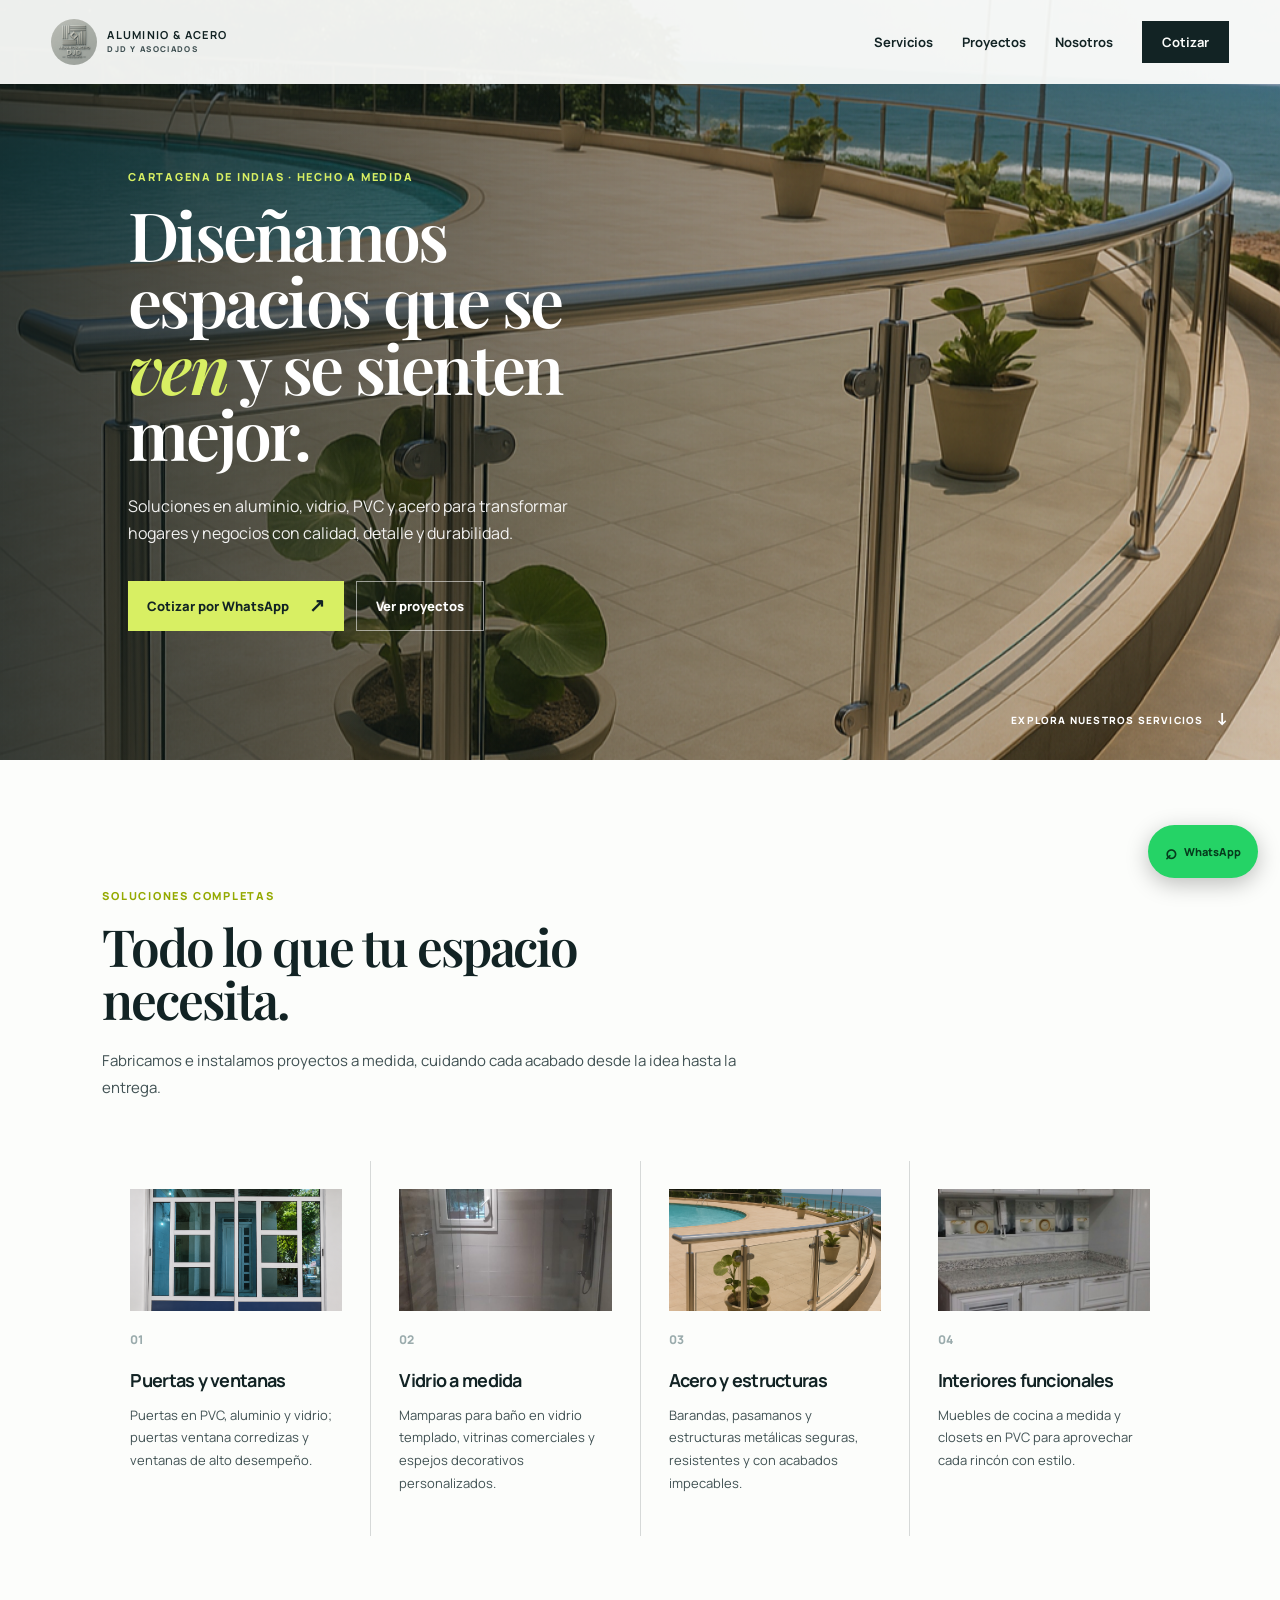
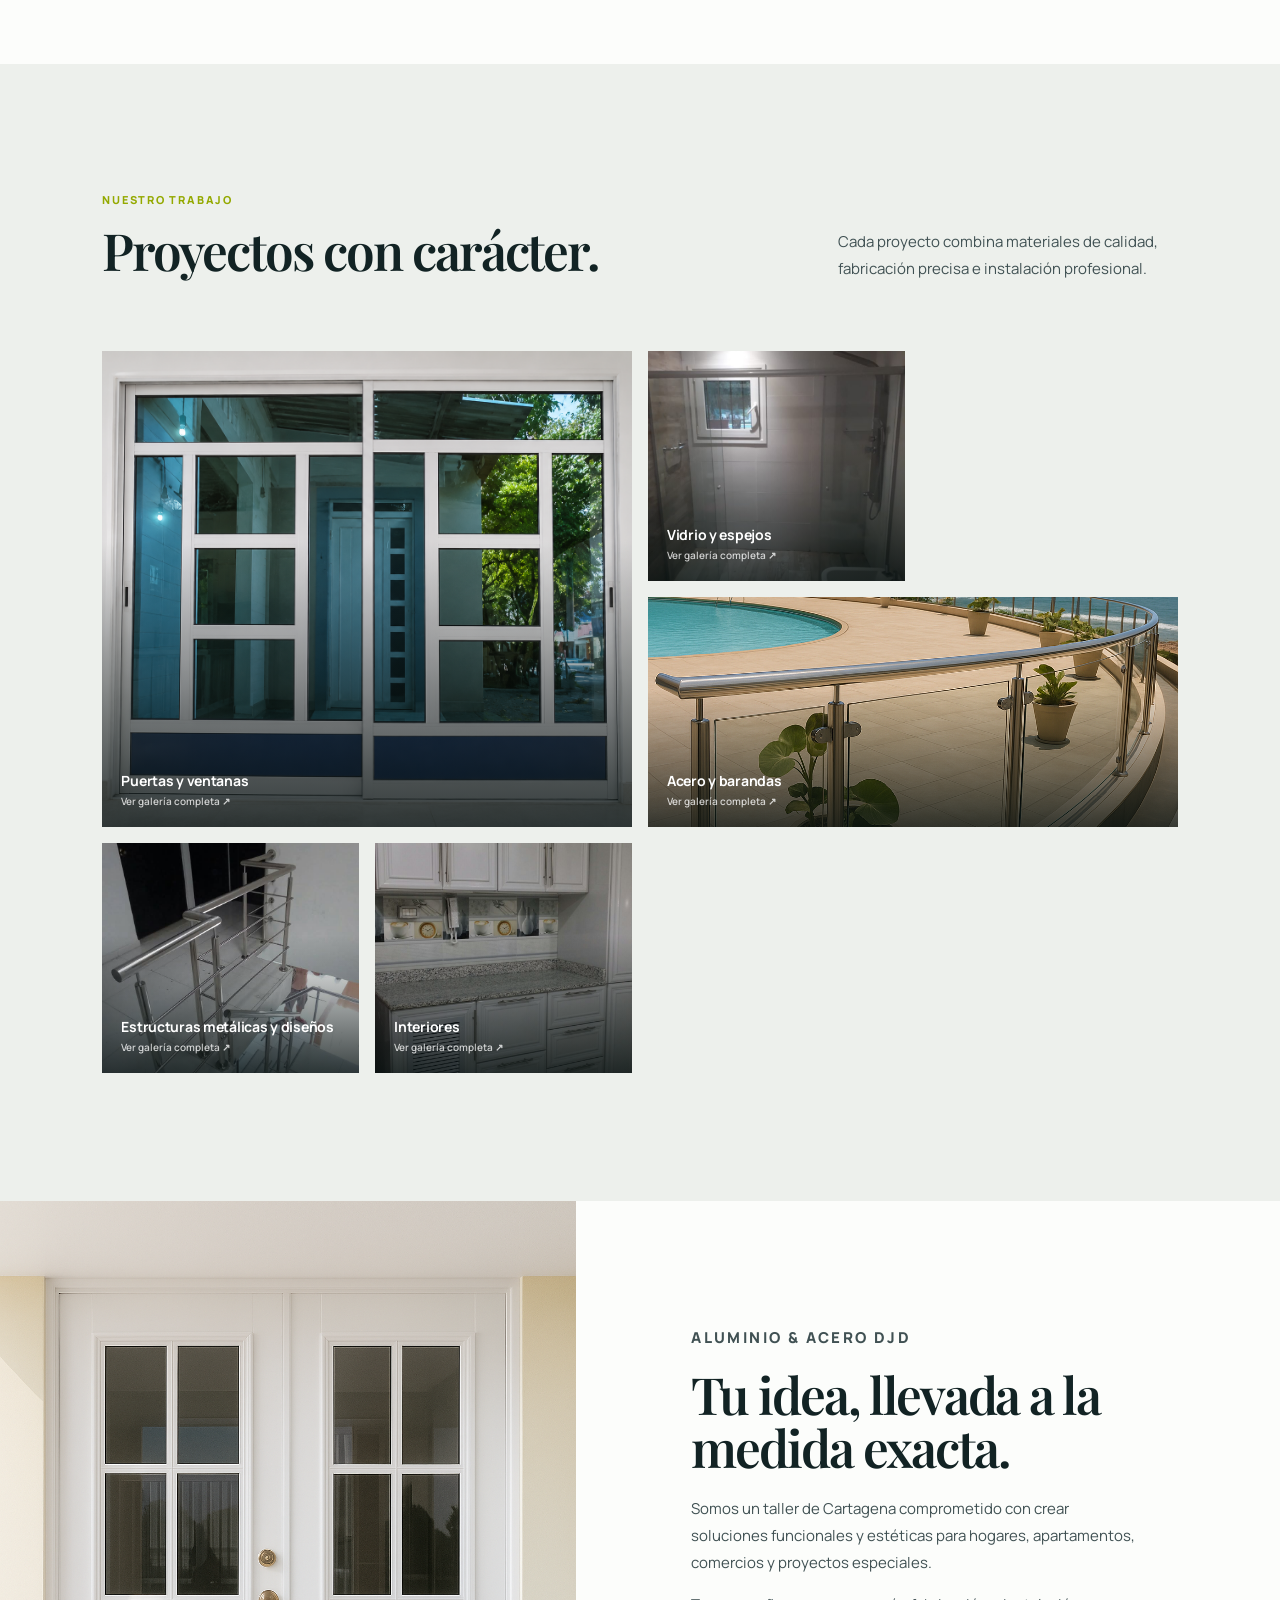
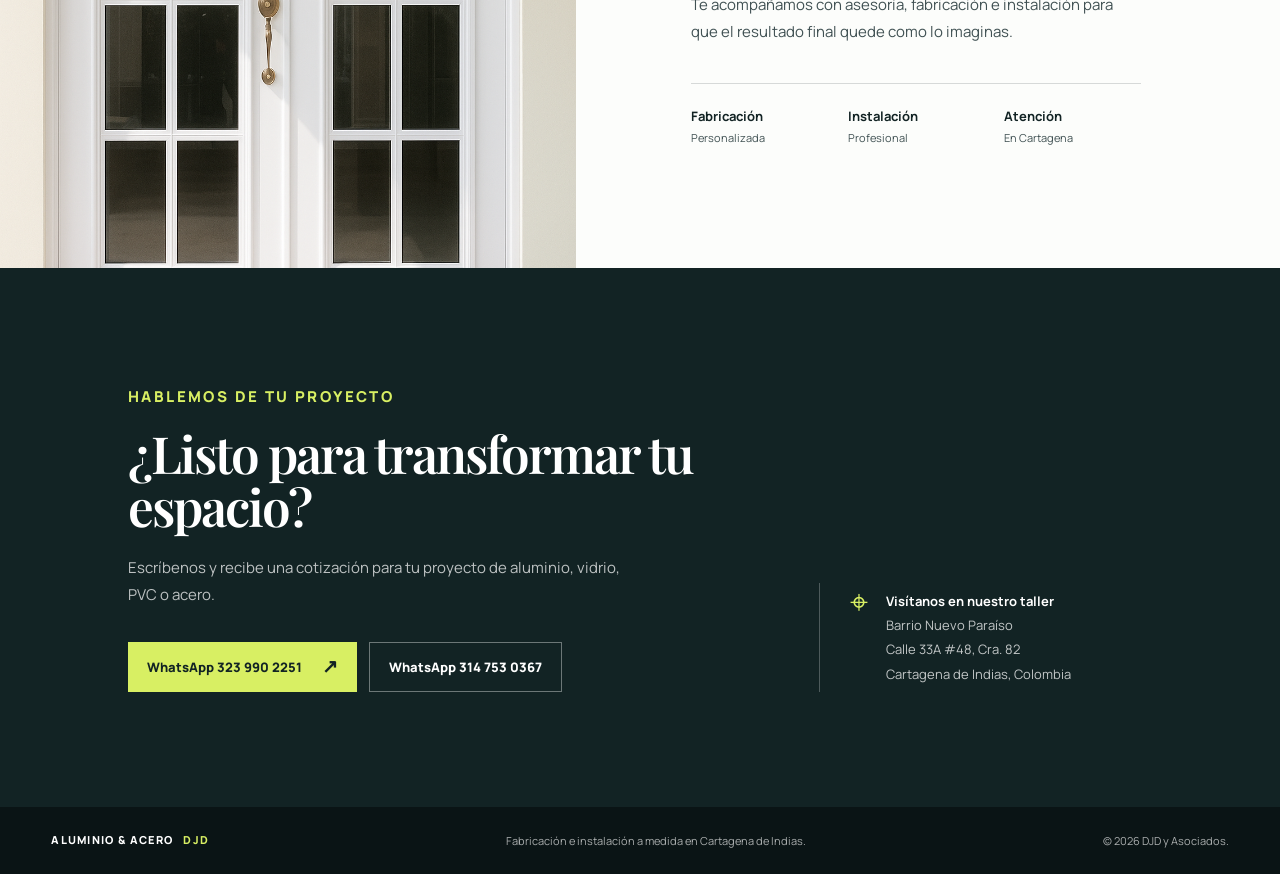
<file: index.html>
<!doctype html>
<html lang="es">
  <head>
    <meta charset="UTF-8" />
    <meta name="viewport" content="width=device-width, initial-scale=1.0" />
    <meta
      name="description"
      content="Fabricación e instalación a medida de aluminio, vidrio, PVC y acero en Cartagena de Indias."
    />
    <title>Aluminio & Acero DJD | Cartagena</title>
    <link rel="preconnect" href="https://fonts.googleapis.com" />
    <link rel="preconnect" href="https://fonts.gstatic.com" crossorigin />
    <link
      href="https://fonts.googleapis.com/css2?family=Manrope:wght@400;500;600;700;800&family=Playfair+Display:wght@600;700&display=swap"
      rel="stylesheet"
    />
    <link rel="stylesheet" href="styles.css" />
  </head>
  <body>
    <a class="skip-link" href="#contenido">Ir al contenido</a>
    <header class="site-header">
      <a class="brand" href="#inicio" aria-label="Inicio Aluminio y Acero DJD">
        <img src="assets/images/logo.jpg" alt="Logo Aluminio y Acero DJD y Asociados" />
        <span><strong>ALUMINIO & ACERO</strong><small>DJD Y ASOCIADOS</small></span>
      </a>
      <button class="menu-button" type="button" aria-expanded="false" aria-controls="main-menu">
        <span></span><span></span><span></span>
        <span class="sr-only">Abrir menú</span>
      </button>
      <nav id="main-menu" class="main-nav" aria-label="Navegación principal">
        <a href="#servicios">Servicios</a>
        <a href="#proyectos">Proyectos</a>
        <a href="#nosotros">Nosotros</a>
        <a class="nav-contact" href="#contacto">Cotizar</a>
      </nav>
    </header>

    <main id="contenido">
      <section id="inicio" class="hero">
        <div class="hero-image" role="img" aria-label="Baranda de vidrio y acero frente al mar"></div>
        <div class="hero-overlay"></div>
        <div class="hero-content reveal">
          <p class="eyebrow">Cartagena de Indias · Hecho a medida</p>
          <h1>Diseñamos espacios que se <em>ven</em> y se sienten mejor.</h1>
          <p class="hero-copy">Soluciones en aluminio, vidrio, PVC y acero para transformar hogares y negocios con calidad, detalle y durabilidad.</p>
          <div class="hero-actions">
            <a class="button button-primary" href="https://wa.me/573239902251?text=Hola%2C%20quiero%20solicitar%20una%20cotizaci%C3%B3n." target="_blank" rel="noopener">Cotizar por WhatsApp <span>↗</span></a>
            <a class="button button-ghost" href="#proyectos">Ver proyectos</a>
          </div>
        </div>
        <a class="hero-scroll" href="#servicios">Explora nuestros servicios <span>↓</span></a>
      </section>

      <section id="servicios" class="section services-section">
        <div class="section-heading reveal">
          <p class="eyebrow">Soluciones completas</p>
          <h2>Todo lo que tu espacio necesita.</h2>
          <p>Fabricamos e instalamos proyectos a medida, cuidando cada acabado desde la idea hasta la entrega.</p>
        </div>
        <div class="services-grid">
          <article class="service-card reveal">
            <img class="service-image" src="assets/images/puertas-ventanas/ventana-corrediza.png" alt="Puerta ventana corrediza en aluminio y vidrio" />
            <span class="service-number">01</span>
            <h3>Puertas y ventanas</h3>
            <p>Puertas en PVC, aluminio y vidrio; puertas ventana corredizas y ventanas de alto desempeño.</p>
          </article>
          <article class="service-card reveal">
            <img class="service-image" src="assets/images/vidrio-espejos/mampara.png" alt="Mampara de baño en vidrio templado" />
            <span class="service-number">02</span>
            <h3>Vidrio a medida</h3>
            <p>Mamparas para baño en vidrio templado, vitrinas comerciales y espejos decorativos personalizados.</p>
          </article>
          <article class="service-card reveal">
            <img class="service-image" src="assets/images/acero-barandas/baranda-piscina.png" alt="Baranda en acero inoxidable y vidrio" />
            <span class="service-number">03</span>
            <h3>Acero y estructuras</h3>
            <p>Barandas, pasamanos y estructuras metálicas seguras, resistentes y con acabados impecables.</p>
          </article>
          <article class="service-card reveal">
            <img class="service-image" src="assets/images/interiores/cocina.jpg" alt="Mueble de cocina a medida" />
            <span class="service-number">04</span>
            <h3>Interiores funcionales</h3>
            <p>Muebles de cocina a medida y closets en PVC para aprovechar cada rincón con estilo.</p>
          </article>
        </div>
      </section>

      <section id="proyectos" class="section projects-section">
        <div class="section-heading section-heading-row reveal">
          <div>
            <p class="eyebrow">Nuestro trabajo</p>
            <h2>Proyectos con carácter.</h2>
          </div>
          <p>Cada proyecto combina materiales de calidad, fabricación precisa e instalación profesional.</p>
        </div>
        <div class="category-grid">
          <a class="category-card category-card-large reveal" href="puertas-ventanas.html">
            <img src="assets/images/puertas-ventanas/ventana-corrediza.png" alt="Puerta ventana corrediza de aluminio y vidrio" />
            <span class="project-label"><strong>Puertas y ventanas</strong><small>Ver galería completa ↗</small></span>
          </a>
          <a class="category-card reveal" href="vidrio-espejos.html">
            <img src="assets/images/vidrio-espejos/mampara.png" alt="Mampara de baño en vidrio templado" />
            <span class="project-label"><strong>Vidrio y espejos</strong><small>Ver galería completa ↗</small></span>
          </a>
          <a class="category-card category-card-wide reveal" href="acero-barandas.html">
            <img src="assets/images/acero-barandas/baranda-piscina.png" alt="Baranda de vidrio y acero inoxidable" />
            <span class="project-label"><strong>Acero y barandas</strong><small>Ver galería completa ↗</small></span>
          </a>
          <a class="category-card reveal" href="estructuras-metalicas-disenos.html">
            <img src="assets/images/acero-barandas/baranda-acero.jpg" alt="Diseño en acero para estructuras metálicas" />
            <span class="project-label"><strong>Estructuras metálicas y diseños</strong><small>Ver galería completa ↗</small></span>
          </a>
          <a class="category-card reveal" href="interiores.html">
            <img src="assets/images/interiores/cocina.jpg" alt="Mueble de cocina blanco a medida" />
            <span class="project-label"><strong>Interiores</strong><small>Ver galería completa ↗</small></span>
          </a>
        </div>
      </section>

      <section id="nosotros" class="about-section">
        <div class="about-image reveal">
          <img src="assets/images/puertas-ventanas/puerta-aluminio.png" alt="Puerta principal en aluminio y vidrio" />
        </div>
        <div class="about-content reveal">
          <p class="eyebrow">Aluminio & Acero DJD</p>
          <h2>Tu idea, llevada a la medida exacta.</h2>
          <p>Somos un taller de Cartagena comprometido con crear soluciones funcionales y estéticas para hogares, apartamentos, comercios y proyectos especiales.</p>
          <p>Te acompañamos con asesoría, fabricación e instalación para que el resultado final quede como lo imaginas.</p>
          <div class="about-details">
            <div><strong>Fabricación</strong><span>Personalizada</span></div>
            <div><strong>Instalación</strong><span>Profesional</span></div>
            <div><strong>Atención</strong><span>En Cartagena</span></div>
          </div>
        </div>
      </section>

      <section id="contacto" class="contact-section">
        <div class="contact-content reveal">
          <p class="eyebrow">Hablemos de tu proyecto</p>
          <h2>¿Listo para transformar tu espacio?</h2>
          <p>Escríbenos y recibe una cotización para tu proyecto de aluminio, vidrio, PVC o acero.</p>
          <div class="contact-actions">
            <a class="button button-light" href="https://wa.me/573239902251?text=Hola%2C%20quiero%20solicitar%20una%20cotizaci%C3%B3n." target="_blank" rel="noopener">WhatsApp 323 990 2251 <span>↗</span></a>
            <a class="button button-outline-light" href="https://wa.me/573147530367?text=Hola%2C%20quiero%20solicitar%20una%20cotizaci%C3%B3n." target="_blank" rel="noopener">WhatsApp 314 753 0367</a>
          </div>
        </div>
        <div class="contact-address reveal">
          <span class="location-icon">⌖</span>
          <p><strong>Visítanos en nuestro taller</strong><br />Barrio Nuevo Paraíso<br />Calle 33A #48, Cra. 82<br />Cartagena de Indias, Colombia</p>
        </div>
      </section>
    </main>

    <footer class="site-footer">
      <a class="footer-brand" href="#inicio">ALUMINIO & ACERO <span>DJD</span></a>
      <p>Fabricación e instalación a medida en Cartagena de Indias.</p>
      <p>© <span id="year"></span> DJD y Asociados.</p>
    </footer>

    <a class="whatsapp-float" href="https://wa.me/573239902251?text=Hola%2C%20quiero%20solicitar%20una%20cotizaci%C3%B3n." target="_blank" rel="noopener" aria-label="Cotizar por WhatsApp">⌕<span>WhatsApp</span></a>
    <script src="script.js"></script>
  </body>
</html>
</file>
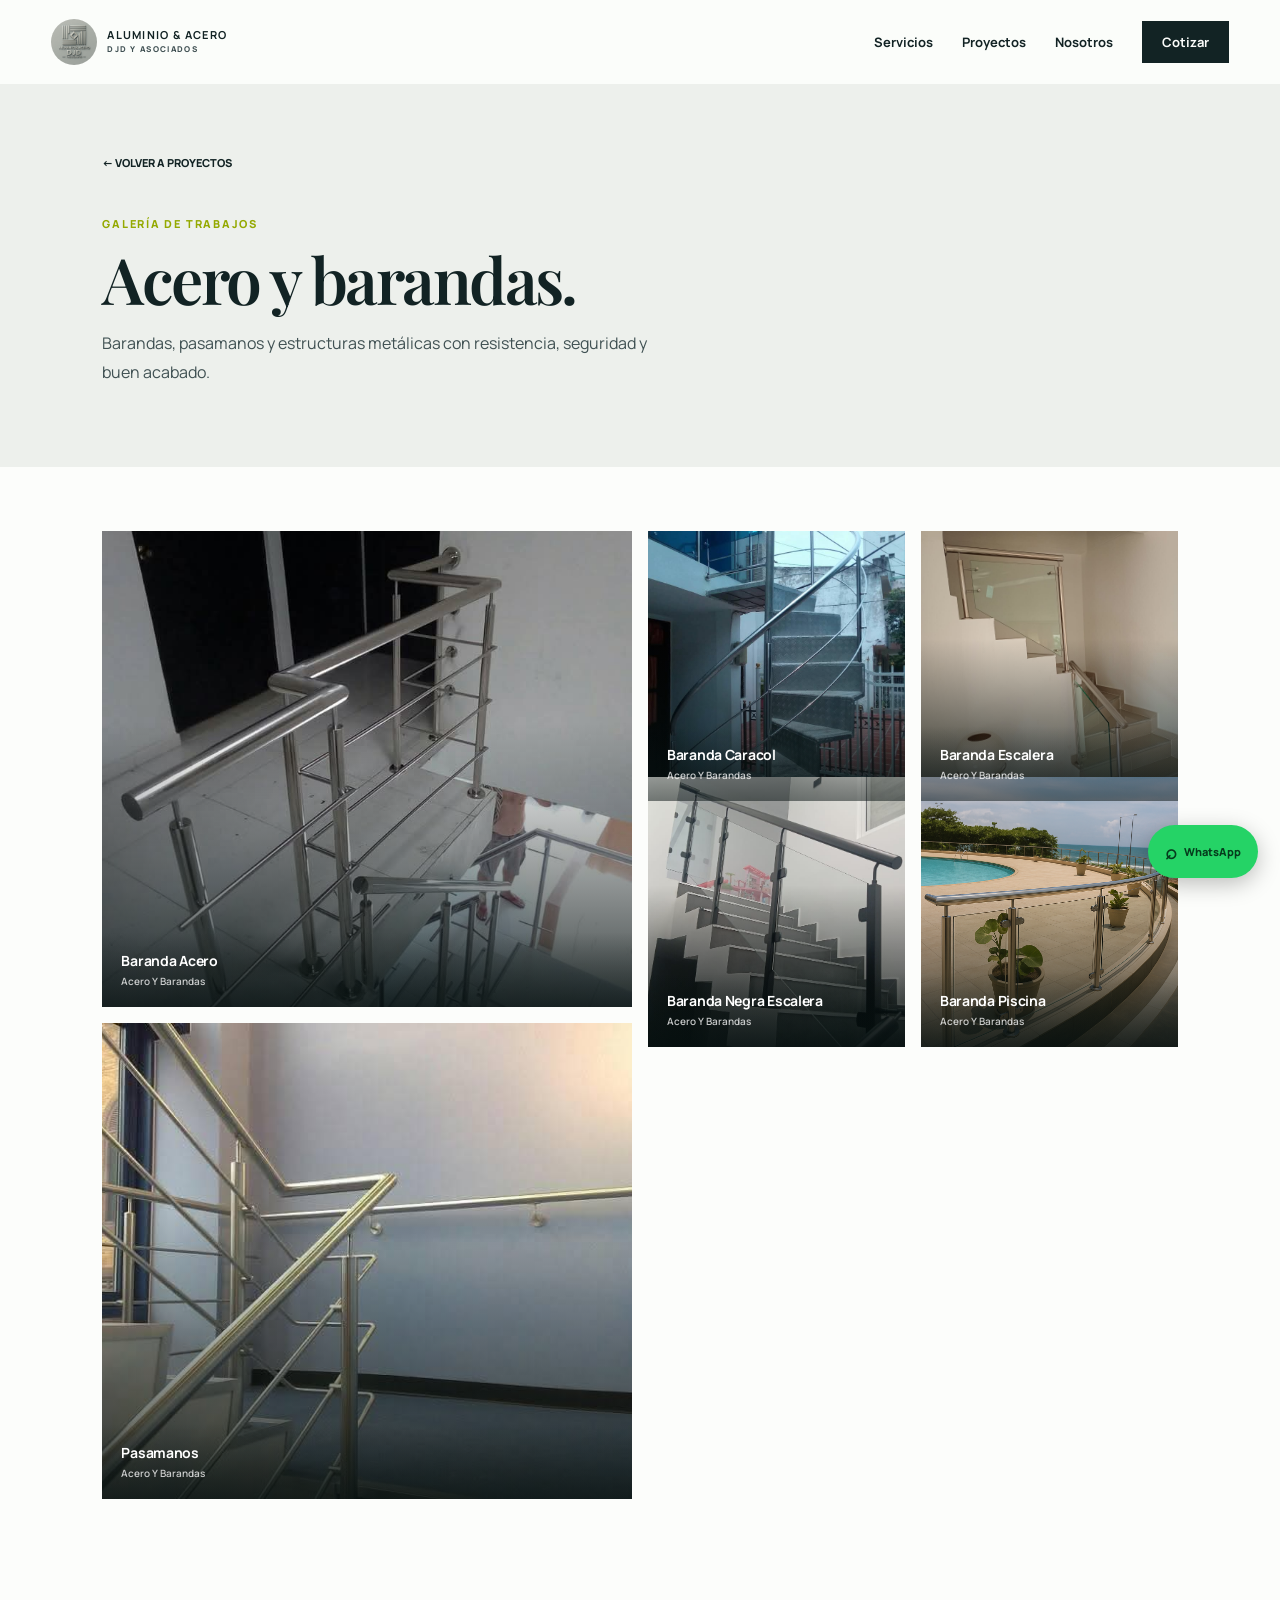
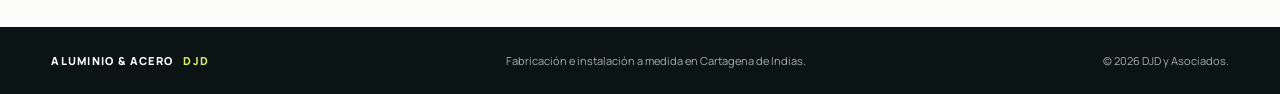
<file: acero-barandas.html>
<!doctype html>
<html lang="es">
  <head>
    <meta charset="UTF-8" /><meta name="viewport" content="width=device-width, initial-scale=1.0" />
    <meta name="description" content="Galería de barandas, pasamanos y estructuras de Aluminio y Acero DJD en Cartagena." />
    <title>Acero y barandas | Aluminio & Acero DJD</title>
    <link rel="preconnect" href="https://fonts.googleapis.com" /><link rel="preconnect" href="https://fonts.gstatic.com" crossorigin />
    <link href="https://fonts.googleapis.com/css2?family=Manrope:wght@400;500;600;700;800&family=Playfair+Display:wght@600;700&display=swap" rel="stylesheet" />
    <link rel="stylesheet" href="styles.css" />
  </head>
  <body data-category="acero-barandas">
    <header class="site-header">
      <a class="brand" href="index.html" aria-label="Inicio Aluminio y Acero DJD"><img src="assets/images/logo.jpg" alt="Logo Aluminio y Acero DJD y Asociados" /><span><strong>ALUMINIO & ACERO</strong><small>DJD Y ASOCIADOS</small></span></a>
      <button class="menu-button" type="button" aria-expanded="false" aria-controls="main-menu"><span></span><span></span><span></span><span class="sr-only">Abrir menú</span></button>
      <nav id="main-menu" class="main-nav" aria-label="Navegación principal"><a href="index.html#servicios">Servicios</a><a href="index.html#proyectos">Proyectos</a><a href="index.html#nosotros">Nosotros</a><a class="nav-contact" href="index.html#contacto">Cotizar</a></nav>
    </header>
    <main>
      <section class="gallery-hero"><a class="back-link" href="index.html#proyectos">← Volver a proyectos</a><p class="eyebrow">Galería de trabajos</p><h1>Acero y barandas.</h1><p>Barandas, pasamanos y estructuras metálicas con resistencia, seguridad y buen acabado.</p></section>
      <section class="section gallery-section"><div class="gallery-grid" data-gallery></div></section>
    </main>
    <footer class="site-footer"><a class="footer-brand" href="index.html">ALUMINIO & ACERO <span>DJD</span></a><p>Fabricación e instalación a medida en Cartagena de Indias.</p><p>© <span id="year"></span> DJD y Asociados.</p></footer>
    <a class="whatsapp-float" href="https://wa.me/573239902251?text=Hola%2C%20quiero%20solicitar%20una%20cotizaci%C3%B3n." target="_blank" rel="noopener" aria-label="Cotizar por WhatsApp">⌕<span>WhatsApp</span></a>
    <script src="gallery-data.js"></script><script src="script.js"></script><script src="gallery.js"></script>
  </body>
</html>
</file>
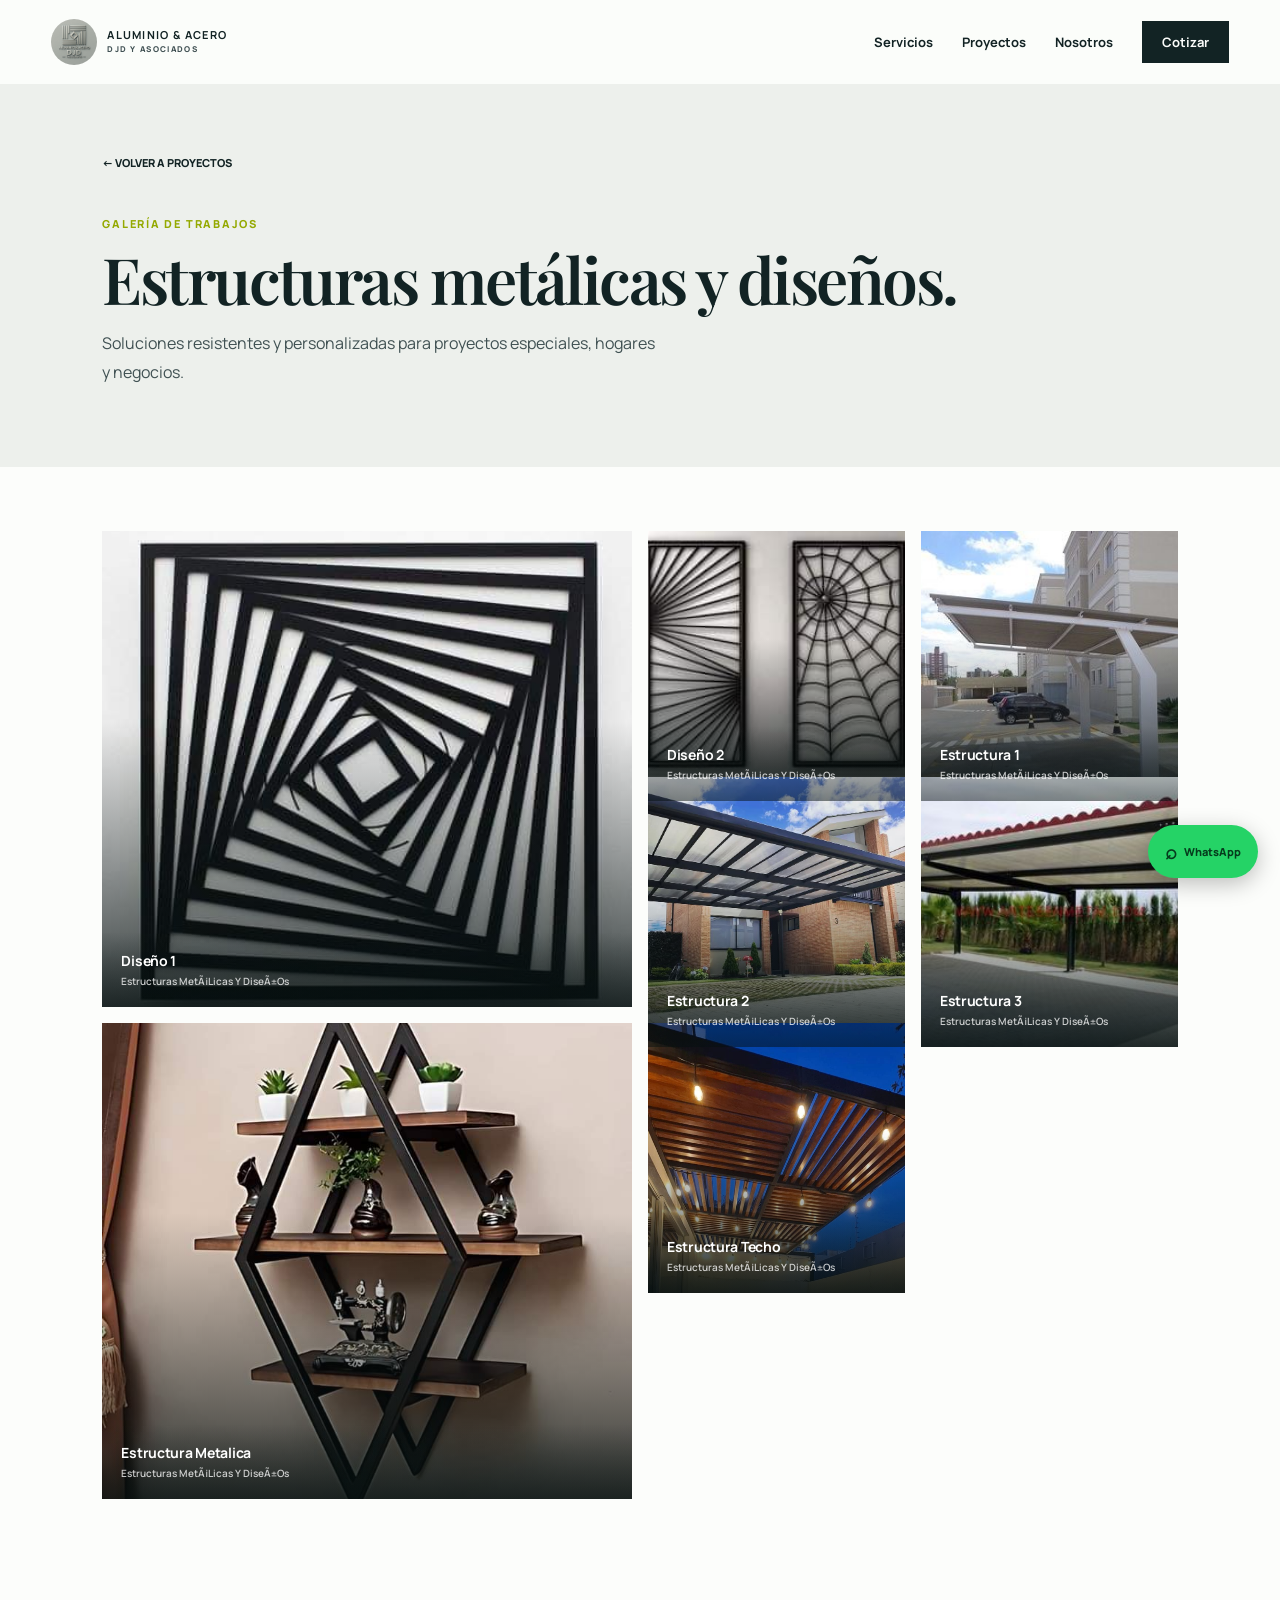
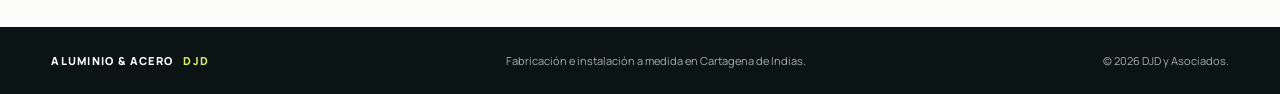
<file: estructuras-metalicas-disenos.html>
<!doctype html>
<html lang="es">
  <head>
    <meta charset="UTF-8" /><meta name="viewport" content="width=device-width, initial-scale=1.0" />
    <meta name="description" content="Galería de estructuras metálicas y diseños de Aluminio y Acero DJD en Cartagena." />
    <title>Estructuras metálicas y diseños | Aluminio & Acero DJD</title>
    <link rel="preconnect" href="https://fonts.googleapis.com" /><link rel="preconnect" href="https://fonts.gstatic.com" crossorigin />
    <link href="https://fonts.googleapis.com/css2?family=Manrope:wght@400;500;600;700;800&family=Playfair+Display:wght@600;700&display=swap" rel="stylesheet" />
    <link rel="stylesheet" href="styles.css" />
  </head>
  <body data-category="estructuras-metalicas-disenos">
    <header class="site-header">
      <a class="brand" href="index.html" aria-label="Inicio Aluminio y Acero DJD"><img src="assets/images/logo.jpg" alt="Logo Aluminio y Acero DJD y Asociados" /><span><strong>ALUMINIO & ACERO</strong><small>DJD Y ASOCIADOS</small></span></a>
      <button class="menu-button" type="button" aria-expanded="false" aria-controls="main-menu"><span></span><span></span><span></span><span class="sr-only">Abrir menú</span></button>
      <nav id="main-menu" class="main-nav" aria-label="Navegación principal"><a href="index.html#servicios">Servicios</a><a href="index.html#proyectos">Proyectos</a><a href="index.html#nosotros">Nosotros</a><a class="nav-contact" href="index.html#contacto">Cotizar</a></nav>
    </header>
    <main>
      <section class="gallery-hero"><a class="back-link" href="index.html#proyectos">← Volver a proyectos</a><p class="eyebrow">Galería de trabajos</p><h1>Estructuras metálicas y diseños.</h1><p>Soluciones resistentes y personalizadas para proyectos especiales, hogares y negocios.</p></section>
      <section class="section gallery-section"><div class="gallery-grid" data-gallery></div></section>
    </main>
    <footer class="site-footer"><a class="footer-brand" href="index.html">ALUMINIO & ACERO <span>DJD</span></a><p>Fabricación e instalación a medida en Cartagena de Indias.</p><p>© <span id="year"></span> DJD y Asociados.</p></footer>
    <a class="whatsapp-float" href="https://wa.me/573239902251?text=Hola%2C%20quiero%20solicitar%20una%20cotizaci%C3%B3n." target="_blank" rel="noopener" aria-label="Cotizar por WhatsApp">⌕<span>WhatsApp</span></a>
    <script src="gallery-data.js"></script><script src="script.js"></script><script src="gallery.js"></script>
  </body>
</html>
</file>
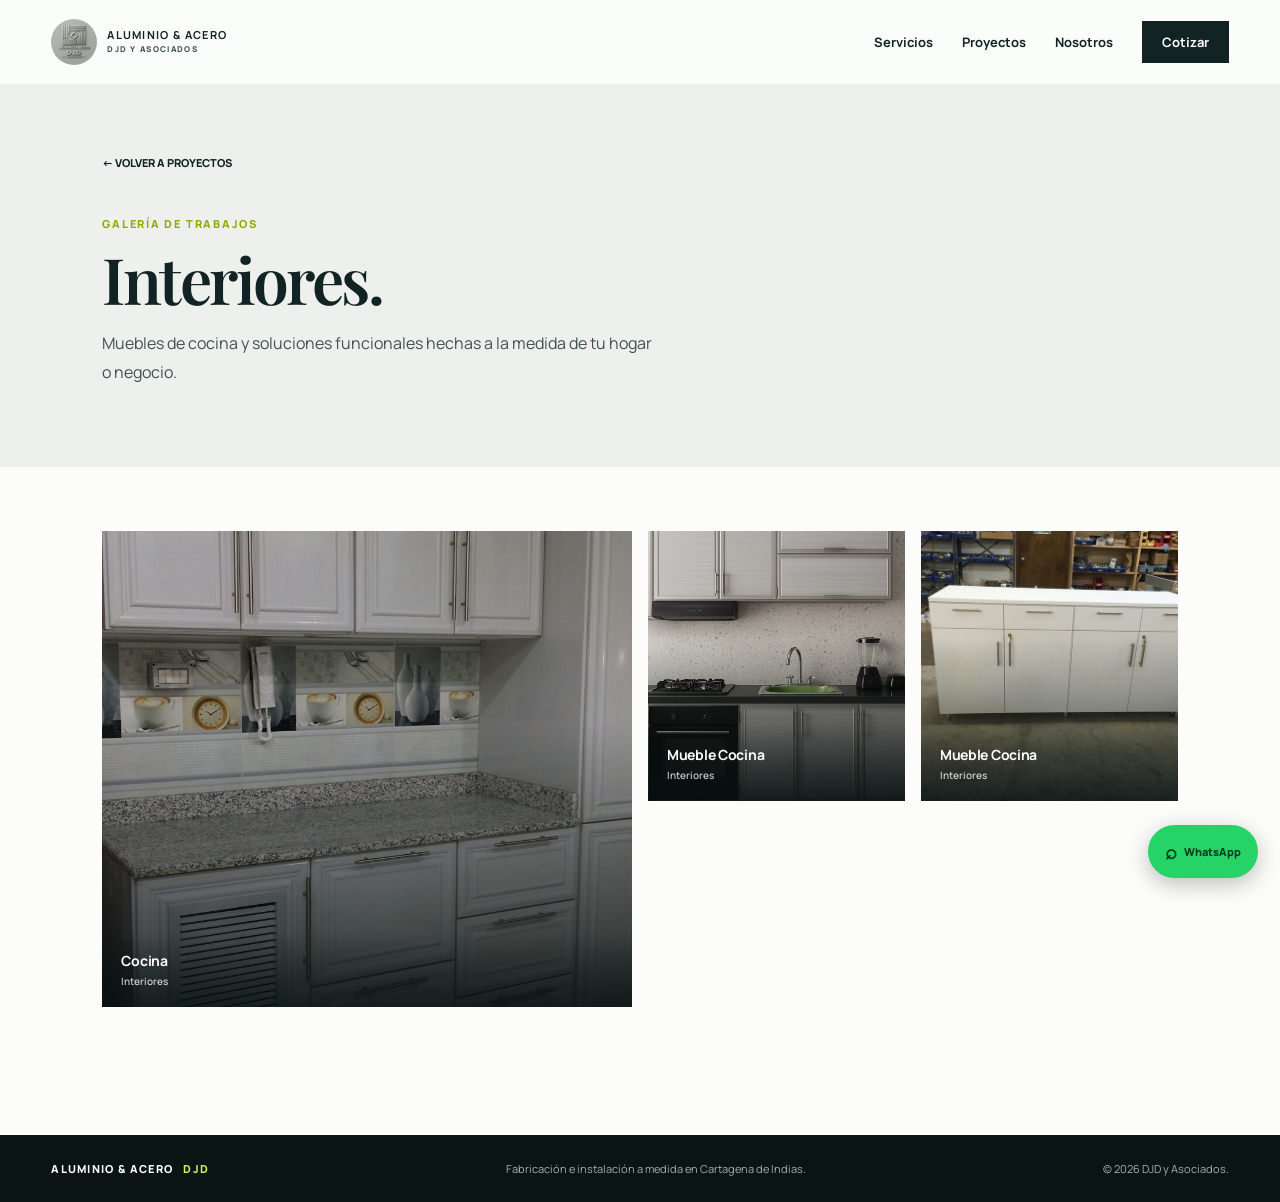
<file: interiores.html>
<!doctype html>
<html lang="es">
  <head>
    <meta charset="UTF-8" /><meta name="viewport" content="width=device-width, initial-scale=1.0" />
    <meta name="description" content="Galería de cocinas y muebles a medida de Aluminio y Acero DJD en Cartagena." />
    <title>Interiores | Aluminio & Acero DJD</title>
    <link rel="preconnect" href="https://fonts.googleapis.com" /><link rel="preconnect" href="https://fonts.gstatic.com" crossorigin />
    <link href="https://fonts.googleapis.com/css2?family=Manrope:wght@400;500;600;700;800&family=Playfair+Display:wght@600;700&display=swap" rel="stylesheet" />
    <link rel="stylesheet" href="styles.css" />
  </head>
  <body data-category="interiores">
    <header class="site-header">
      <a class="brand" href="index.html" aria-label="Inicio Aluminio y Acero DJD"><img src="assets/images/logo.jpg" alt="Logo Aluminio y Acero DJD y Asociados" /><span><strong>ALUMINIO & ACERO</strong><small>DJD Y ASOCIADOS</small></span></a>
      <button class="menu-button" type="button" aria-expanded="false" aria-controls="main-menu"><span></span><span></span><span></span><span class="sr-only">Abrir menú</span></button>
      <nav id="main-menu" class="main-nav" aria-label="Navegación principal"><a href="index.html#servicios">Servicios</a><a href="index.html#proyectos">Proyectos</a><a href="index.html#nosotros">Nosotros</a><a class="nav-contact" href="index.html#contacto">Cotizar</a></nav>
    </header>
    <main>
      <section class="gallery-hero"><a class="back-link" href="index.html#proyectos">← Volver a proyectos</a><p class="eyebrow">Galería de trabajos</p><h1>Interiores.</h1><p>Muebles de cocina y soluciones funcionales hechas a la medida de tu hogar o negocio.</p></section>
      <section class="section gallery-section"><div class="gallery-grid" data-gallery></div></section>
    </main>
    <footer class="site-footer"><a class="footer-brand" href="index.html">ALUMINIO & ACERO <span>DJD</span></a><p>Fabricación e instalación a medida en Cartagena de Indias.</p><p>© <span id="year"></span> DJD y Asociados.</p></footer>
    <a class="whatsapp-float" href="https://wa.me/573239902251?text=Hola%2C%20quiero%20solicitar%20una%20cotizaci%C3%B3n." target="_blank" rel="noopener" aria-label="Cotizar por WhatsApp">⌕<span>WhatsApp</span></a>
    <script src="gallery-data.js"></script><script src="script.js"></script><script src="gallery.js"></script>
  </body>
</html>
</file>
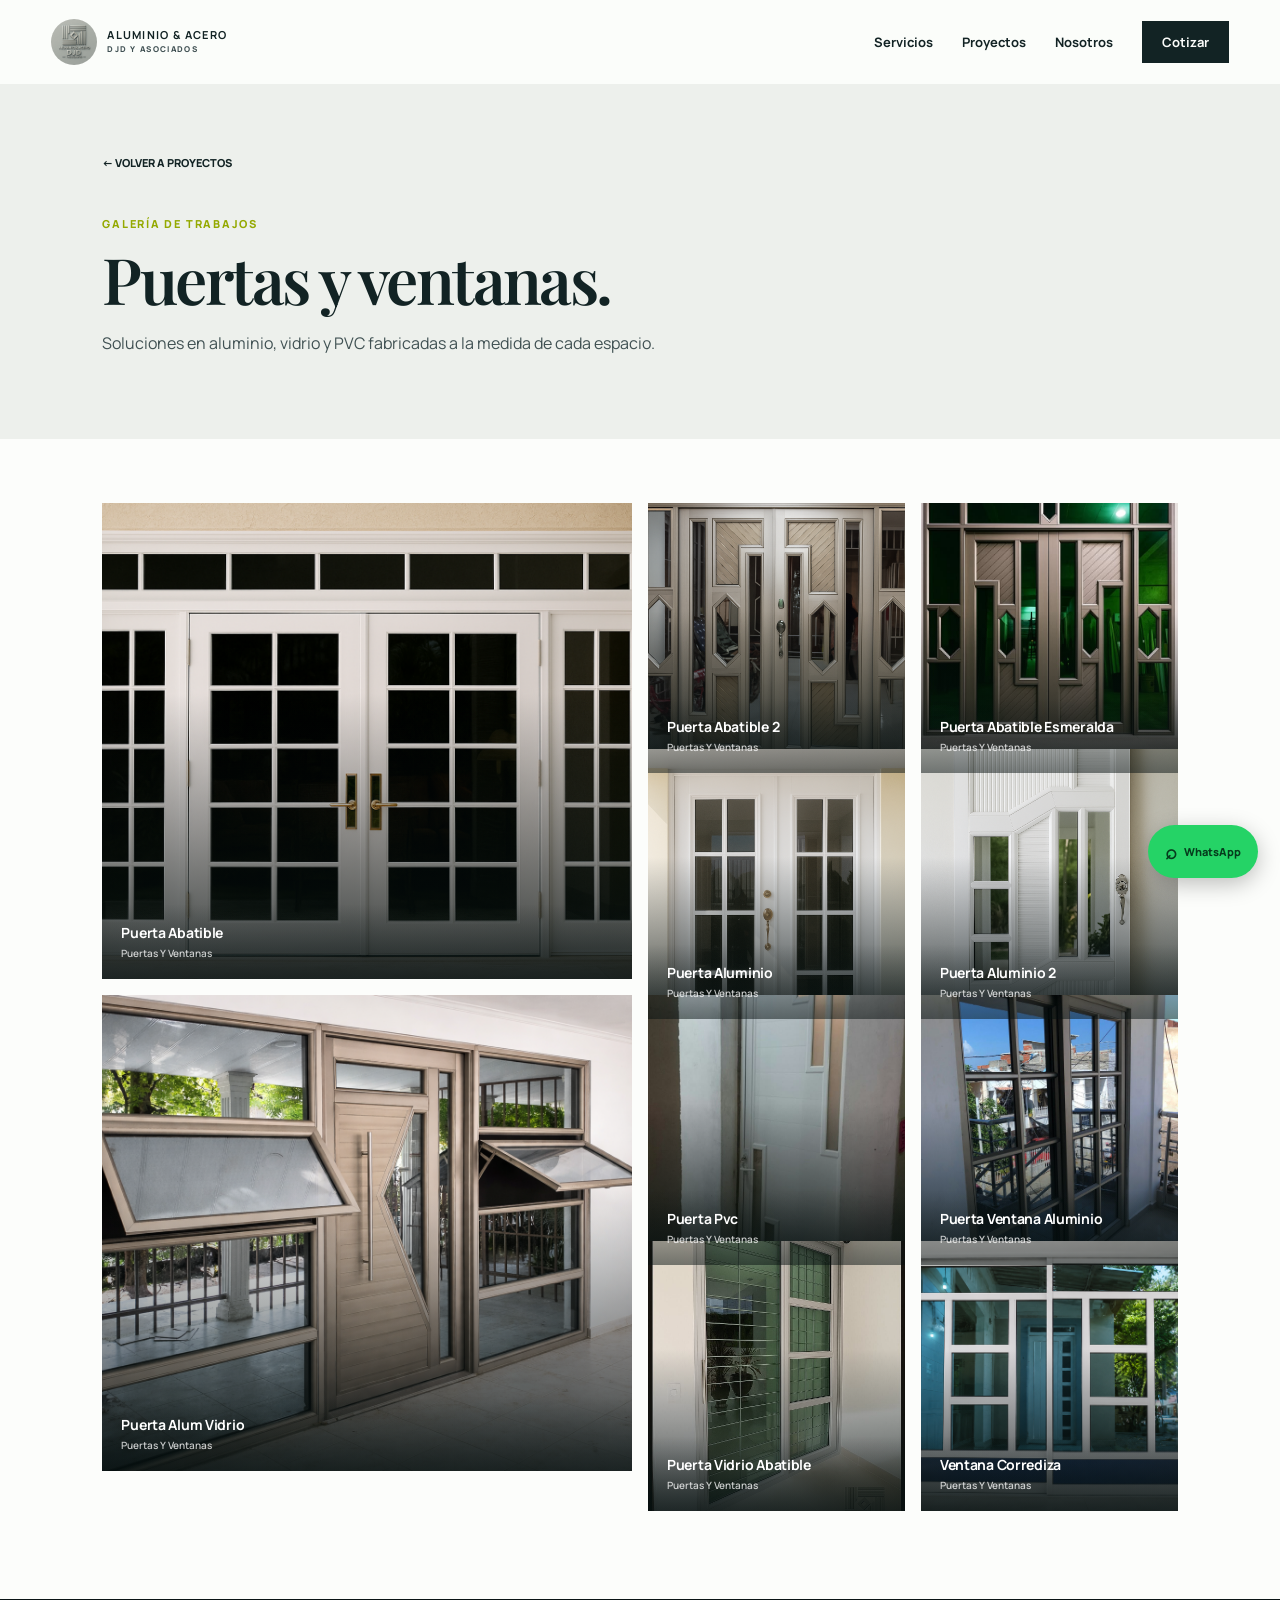
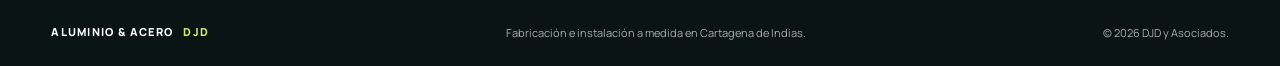
<file: puertas-ventanas.html>
<!doctype html>
<html lang="es">
  <head>
    <meta charset="UTF-8" /><meta name="viewport" content="width=device-width, initial-scale=1.0" />
    <meta name="description" content="Galería de puertas y ventanas a medida de Aluminio y Acero DJD en Cartagena." />
    <title>Puertas y ventanas | Aluminio & Acero DJD</title>
    <link rel="preconnect" href="https://fonts.googleapis.com" /><link rel="preconnect" href="https://fonts.gstatic.com" crossorigin />
    <link href="https://fonts.googleapis.com/css2?family=Manrope:wght@400;500;600;700;800&family=Playfair+Display:wght@600;700&display=swap" rel="stylesheet" />
    <link rel="stylesheet" href="styles.css" />
  </head>
  <body data-category="puertas-ventanas">
    <header class="site-header">
      <a class="brand" href="index.html" aria-label="Inicio Aluminio y Acero DJD"><img src="assets/images/logo.jpg" alt="Logo Aluminio y Acero DJD y Asociados" /><span><strong>ALUMINIO & ACERO</strong><small>DJD Y ASOCIADOS</small></span></a>
      <button class="menu-button" type="button" aria-expanded="false" aria-controls="main-menu"><span></span><span></span><span></span><span class="sr-only">Abrir menú</span></button>
      <nav id="main-menu" class="main-nav" aria-label="Navegación principal"><a href="index.html#servicios">Servicios</a><a href="index.html#proyectos">Proyectos</a><a href="index.html#nosotros">Nosotros</a><a class="nav-contact" href="index.html#contacto">Cotizar</a></nav>
    </header>
    <main>
      <section class="gallery-hero"><a class="back-link" href="index.html#proyectos">← Volver a proyectos</a><p class="eyebrow">Galería de trabajos</p><h1>Puertas y ventanas.</h1><p>Soluciones en aluminio, vidrio y PVC fabricadas a la medida de cada espacio.</p></section>
      <section class="section gallery-section"><div class="gallery-grid" data-gallery></div></section>
    </main>
    <footer class="site-footer"><a class="footer-brand" href="index.html">ALUMINIO & ACERO <span>DJD</span></a><p>Fabricación e instalación a medida en Cartagena de Indias.</p><p>© <span id="year"></span> DJD y Asociados.</p></footer>
    <a class="whatsapp-float" href="https://wa.me/573239902251?text=Hola%2C%20quiero%20solicitar%20una%20cotizaci%C3%B3n." target="_blank" rel="noopener" aria-label="Cotizar por WhatsApp">⌕<span>WhatsApp</span></a>
    <script src="gallery-data.js"></script><script src="script.js"></script><script src="gallery.js"></script>
  </body>
</html>
</file>
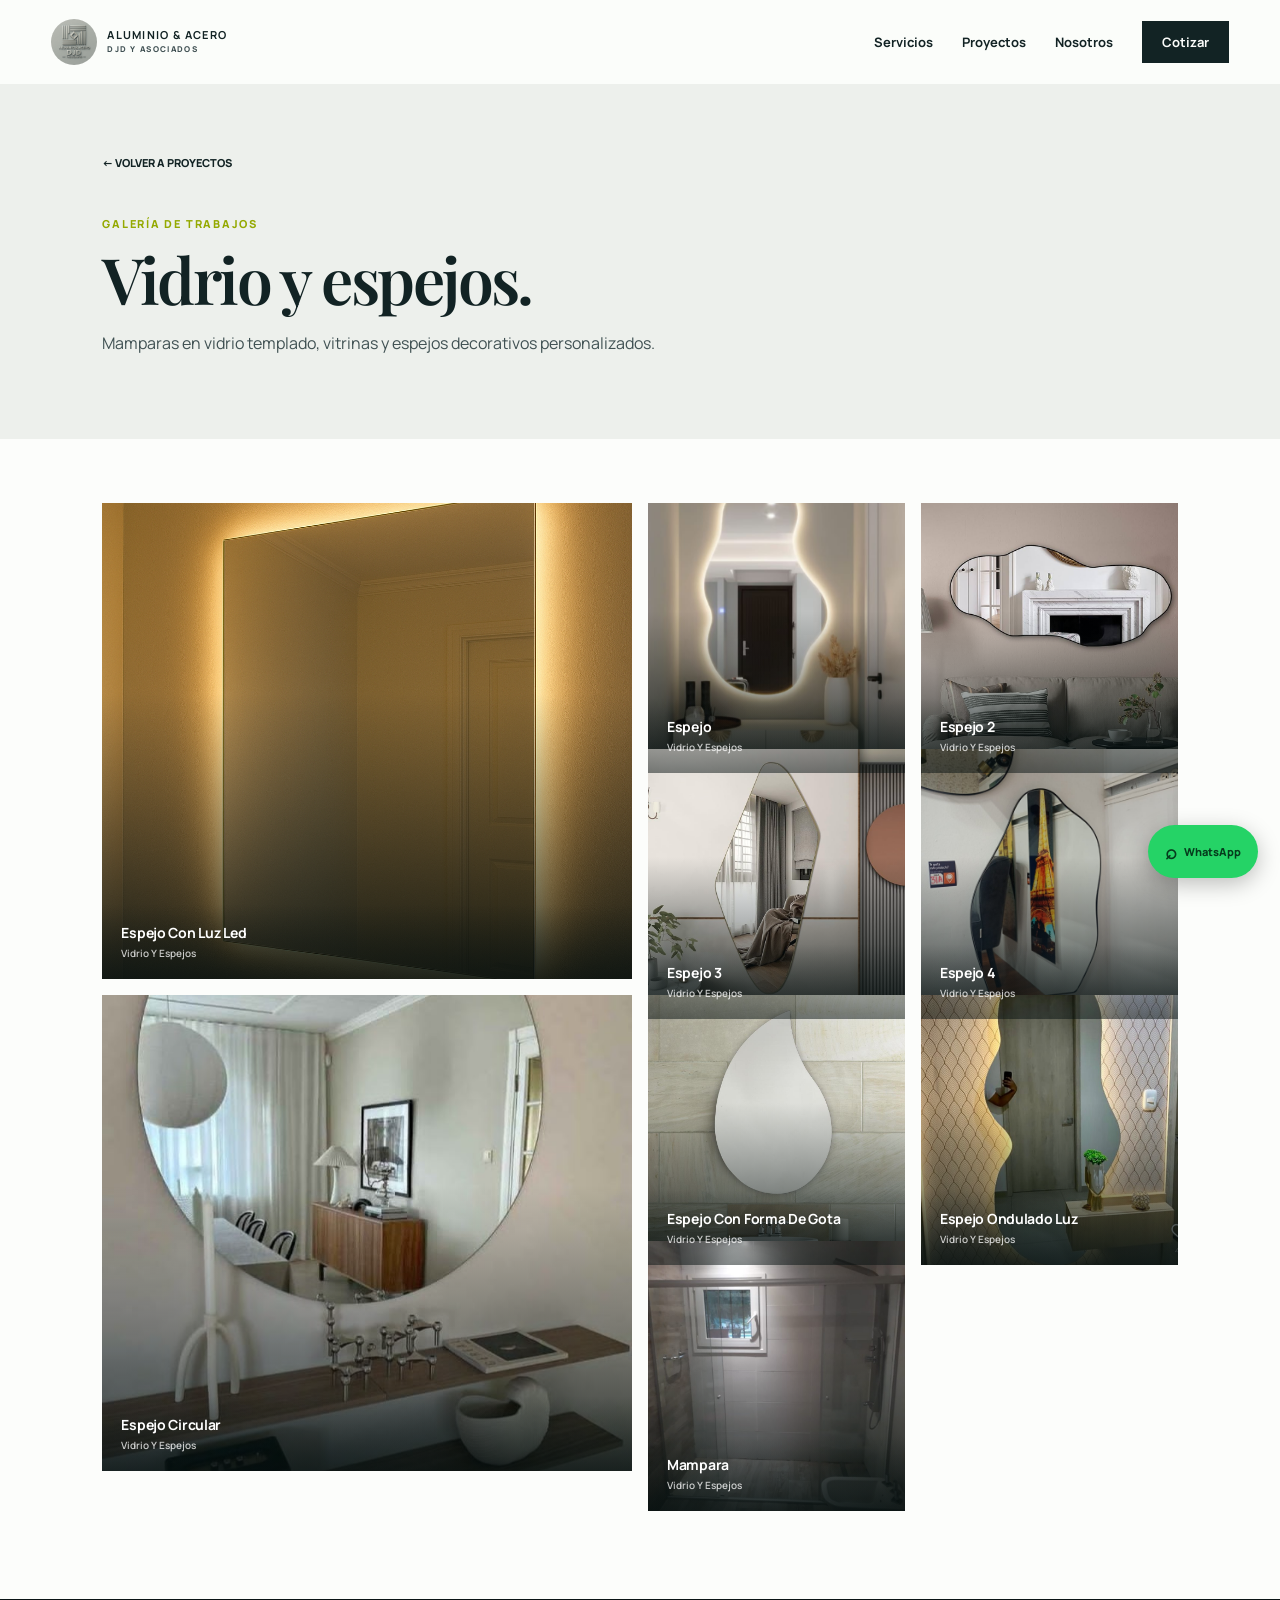
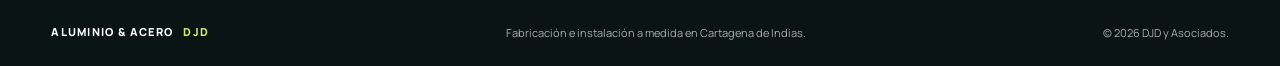
<file: vidrio-espejos.html>
<!doctype html>
<html lang="es">
  <head>
    <meta charset="UTF-8" /><meta name="viewport" content="width=device-width, initial-scale=1.0" />
    <meta name="description" content="Galería de proyectos de vidrio y espejos de Aluminio y Acero DJD en Cartagena." />
    <title>Vidrio y espejos | Aluminio & Acero DJD</title>
    <link rel="preconnect" href="https://fonts.googleapis.com" /><link rel="preconnect" href="https://fonts.gstatic.com" crossorigin />
    <link href="https://fonts.googleapis.com/css2?family=Manrope:wght@400;500;600;700;800&family=Playfair+Display:wght@600;700&display=swap" rel="stylesheet" />
    <link rel="stylesheet" href="styles.css" />
  </head>
  <body data-category="vidrio-espejos">
    <header class="site-header">
      <a class="brand" href="index.html" aria-label="Inicio Aluminio y Acero DJD"><img src="assets/images/logo.jpg" alt="Logo Aluminio y Acero DJD y Asociados" /><span><strong>ALUMINIO & ACERO</strong><small>DJD Y ASOCIADOS</small></span></a>
      <button class="menu-button" type="button" aria-expanded="false" aria-controls="main-menu"><span></span><span></span><span></span><span class="sr-only">Abrir menú</span></button>
      <nav id="main-menu" class="main-nav" aria-label="Navegación principal"><a href="index.html#servicios">Servicios</a><a href="index.html#proyectos">Proyectos</a><a href="index.html#nosotros">Nosotros</a><a class="nav-contact" href="index.html#contacto">Cotizar</a></nav>
    </header>
    <main>
      <section class="gallery-hero"><a class="back-link" href="index.html#proyectos">← Volver a proyectos</a><p class="eyebrow">Galería de trabajos</p><h1>Vidrio y espejos.</h1><p>Mamparas en vidrio templado, vitrinas y espejos decorativos personalizados.</p></section>
      <section class="section gallery-section"><div class="gallery-grid" data-gallery></div></section>
    </main>
    <footer class="site-footer"><a class="footer-brand" href="index.html">ALUMINIO & ACERO <span>DJD</span></a><p>Fabricación e instalación a medida en Cartagena de Indias.</p><p>© <span id="year"></span> DJD y Asociados.</p></footer>
    <a class="whatsapp-float" href="https://wa.me/573239902251?text=Hola%2C%20quiero%20solicitar%20una%20cotizaci%C3%B3n." target="_blank" rel="noopener" aria-label="Cotizar por WhatsApp">⌕<span>WhatsApp</span></a>
    <script src="gallery-data.js"></script><script src="script.js"></script><script src="gallery.js"></script>
  </body>
</html>
</file>
<file: styles.css>
:root {
  --ink: #122324;
  --ink-soft: #405153;
  --lime: #d8ef63;
  --mist: #edf0ec;
  --white: #fcfdfb;
  --line: rgba(18, 35, 36, 0.16);
  --display: "Playfair Display", Georgia, serif;
  --sans: "Manrope", Arial, sans-serif;
}

* { box-sizing: border-box; }
html { scroll-behavior: smooth; }
body { margin: 0; background: var(--white); color: var(--ink); font-family: var(--sans); }
a { color: inherit; text-decoration: none; }
img { display: block; width: 100%; }
.sr-only { position: absolute; width: 1px; height: 1px; overflow: hidden; clip: rect(0, 0, 0, 0); white-space: nowrap; }
.skip-link { position: fixed; top: 12px; left: 12px; z-index: 20; transform: translateY(-150%); background: var(--lime); padding: 12px 16px; font-weight: 800; }
.skip-link:focus { transform: translateY(0); }

.site-header { align-items: center; background: rgba(252, 253, 251, 0.94); border-bottom: 1px solid transparent; display: flex; height: 84px; justify-content: space-between; left: 0; padding: 0 clamp(20px, 4vw, 68px); position: fixed; right: 0; top: 0; transition: border-color .2s, box-shadow .2s; z-index: 10; }
.site-header.scrolled { border-color: var(--line); box-shadow: 0 6px 24px rgba(18, 35, 36, .06); }
.brand, .footer-brand { align-items: center; display: inline-flex; font-size: 11px; gap: 10px; letter-spacing: .12em; line-height: 1.1; }
.brand img { border-radius: 50%; height: 46px; object-fit: cover; width: 46px; }
.brand span { display: grid; gap: 4px; }
.brand small { color: var(--ink-soft); font-size: 8px; font-weight: 800; }
.main-nav { align-items: center; display: flex; gap: 29px; font-size: 13px; font-weight: 700; }
.main-nav a { transition: color .2s; }
.main-nav a:hover { color: #6d8510; }
.nav-contact { background: var(--ink); color: var(--white); padding: 12px 20px; }
.nav-contact:hover { color: var(--lime) !important; }
.menu-button { background: transparent; border: 0; cursor: pointer; display: none; padding: 8px; }
.menu-button span:not(.sr-only) { background: var(--ink); display: block; height: 2px; margin: 4px; width: 24px; }

.hero { color: white; min-height: min(760px, 100vh); overflow: hidden; position: relative; display: flex; align-items: center; }
.hero-image { background: center 48% / cover url("assets/images/acero-barandas/baranda-piscina.png"); inset: 0; position: absolute; animation: slowZoom 18s ease-out both; }
.hero-overlay { background: linear-gradient(90deg, rgba(8, 22, 24, .78) 0%, rgba(8, 22, 24, .42) 45%, rgba(8, 22, 24, .1) 100%); inset: 0; position: absolute; }
.hero-content { max-width: 720px; padding: 150px clamp(20px, 10vw, 158px) 110px; position: relative; }
.eyebrow { color: #94a900; font-size: 11px; font-weight: 800; letter-spacing: .16em; margin: 0 0 17px; text-transform: uppercase; }
.hero .eyebrow { color: var(--lime); }
h1, h2, h3, p { margin-top: 0; }
h1, h2 { font-family: var(--display); font-weight: 600; letter-spacing: -.04em; }
h1 { font-size: clamp(45px, 5.3vw, 78px); line-height: .98; margin-bottom: 26px; }
h1 em { color: var(--lime); font-style: italic; }
.hero-copy { font-size: 16px; line-height: 1.7; max-width: 600px; opacity: .92; }
.hero-actions, .contact-actions { display: flex; flex-wrap: wrap; gap: 12px; margin-top: 34px; }
.button { align-items: center; display: inline-flex; font-size: 13px; font-weight: 800; gap: 20px; justify-content: space-between; padding: 15px 19px; transition: transform .2s, background .2s; }
.button:hover { transform: translateY(-3px); }
.button-primary { background: var(--lime); color: var(--ink); }
.button-primary span, .button-light span { font-size: 19px; line-height: .5; }
.button-ghost { border: 1px solid rgba(255, 255, 255, .55); color: white; }
.hero-scroll { bottom: 31px; font-size: 10px; font-weight: 800; letter-spacing: .12em; position: absolute; right: clamp(20px, 4vw, 68px); text-transform: uppercase; }
.hero-scroll span { font-size: 17px; margin-left: 9px; }

.section { padding: clamp(76px, 10vw, 140px) clamp(20px, 8vw, 128px); }
.section-heading { max-width: 650px; }
.section-heading h2, .about-content h2, .contact-content h2 { font-size: clamp(37px, 4vw, 59px); line-height: 1.04; margin-bottom: 20px; }
.section-heading > p:last-child, .about-content > p, .contact-content > p { color: var(--ink-soft); font-size: 15px; line-height: 1.8; }
.services-grid { display: grid; gap: 1px; grid-template-columns: repeat(4, 1fr); margin-top: 60px; background: var(--line); }
.service-card { background: var(--white); min-height: 370px; padding: 28px; transition: background .25s, transform .25s; }
.service-card:hover { background: var(--lime); transform: translateY(-6px); }
.service-image { height: 122px; margin-bottom: 20px; object-fit: cover; width: 100%; }
.service-number { color: #9aabac; display: block; font-size: 12px; font-weight: 800; margin-bottom: 20px; }
.service-card h3 { font-size: 18px; letter-spacing: -.04em; margin-bottom: 12px; }
.service-card p { color: var(--ink-soft); font-size: 13px; line-height: 1.75; }

.projects-section { background: var(--mist); }
.section-heading-row { align-items: end; display: flex; justify-content: space-between; max-width: none; }
.section-heading-row > p { max-width: 340px; }
.category-grid, .gallery-grid { display: grid; gap: 16px; grid-auto-rows: 230px; grid-template-columns: repeat(4, 1fr); margin-top: 54px; }
.category-card, .gallery-card { background: var(--ink); min-height: 0; overflow: hidden; position: relative; }
.category-card-large { grid-column: span 2; grid-row: span 2; }
.category-card-wide { grid-column: span 2; }
.category-card img, .gallery-card img { height: 100%; object-fit: cover; transition: transform .5s ease; }
.category-card:hover img, .gallery-card:hover img { transform: scale(1.06); }
.category-card::after, .gallery-card::after { background: linear-gradient(0deg, rgba(5, 15, 15, .78), transparent 60%); content: ""; inset: 0; position: absolute; }
.project-label { bottom: 0; color: white; display: grid; gap: 4px; left: 0; padding: 19px; position: absolute; z-index: 1; }
.project-label strong { font-size: 14px; letter-spacing: -.02em; }
.project-label small { font-size: 10px; font-weight: 600; opacity: .76; }

.about-section { display: grid; grid-template-columns: minmax(290px, .9fr) minmax(360px, 1.1fr); }
.about-image { min-height: 630px; overflow: hidden; }
.about-image img { height: 100%; object-fit: cover; }
.about-content { align-self: center; max-width: 680px; padding: clamp(65px, 9vw, 130px); }
.about-details { border-top: 1px solid var(--line); display: grid; gap: 20px; grid-template-columns: repeat(3, 1fr); margin-top: 38px; padding-top: 23px; }
.about-details div { display: grid; gap: 5px; }
.about-details strong { font-size: 13px; }
.about-details span { color: var(--ink-soft); font-size: 11px; }

.contact-section { background: var(--ink); color: white; display: grid; grid-template-columns: 1.35fr .65fr; padding: clamp(70px, 9vw, 125px) clamp(20px, 10vw, 160px); }
.contact-content { max-width: 670px; }
.contact-section .eyebrow { color: var(--lime); }
.contact-content > p { color: rgba(255, 255, 255, .72); max-width: 500px; }
.button-light { background: var(--lime); color: var(--ink); }
.button-outline-light { border: 1px solid rgba(255, 255, 255, .38); }
.contact-address { align-self: end; border-left: 1px solid rgba(255, 255, 255, .25); display: flex; gap: 18px; padding: 6px 0 6px 30px; }
.location-icon { color: var(--lime); font-size: 32px; line-height: .8; }
.contact-address p { color: rgba(255, 255, 255, .74); font-size: 13px; line-height: 1.85; margin: 0; }
.contact-address strong { color: white; }

.site-footer { align-items: center; background: #0a1415; color: rgba(255,255,255,.65); display: flex; font-size: 11px; justify-content: space-between; padding: 26px clamp(20px, 4vw, 68px); }
.site-footer p { margin: 0; }
.footer-brand { color: white; font-weight: 800; }
.footer-brand span { color: var(--lime); }
.whatsapp-float { align-items: center; background: #25d366; border-radius: 50px; bottom: 22px; box-shadow: 0 6px 22px rgba(0, 0, 0, .25); color: #063c1d; display: flex; font-size: 20px; font-weight: 900; gap: 7px; padding: 13px 17px; position: fixed; right: 22px; z-index: 9; }
.whatsapp-float span { font-size: 11px; }
.gallery-hero { background: var(--mist); padding: 150px clamp(20px, 8vw, 128px) 65px; }
.back-link { align-items: center; display: inline-flex; font-size: 11px; font-weight: 800; gap: 8px; margin-bottom: 46px; text-transform: uppercase; }
.back-link:hover { color: #718a11; }
.gallery-hero h1 { font-size: clamp(43px, 5vw, 72px); margin-bottom: 18px; }
.gallery-hero p:last-child { color: var(--ink-soft); line-height: 1.8; max-width: 560px; }
.gallery-section { padding-top: 64px; }
.gallery-grid { margin-top: 0; }
.gallery-card { grid-column: span 1; grid-row: span 1; min-height: 270px; }
.gallery-card:nth-child(5n + 1) { grid-column: span 2; grid-row: span 2; }
.gallery-card .project-label { background: linear-gradient(0deg, rgba(5, 15, 15, .5), transparent); right: 0; }
.gallery-card .project-label small { text-transform: capitalize; }
.empty-gallery { border: 1px dashed var(--line); color: var(--ink-soft); font-size: 14px; grid-column: 1 / -1; padding: 40px; text-align: center; }
.reveal { opacity: 0; transform: translateY(25px); transition: opacity .7s ease, transform .7s ease; }
.reveal.visible { opacity: 1; transform: translateY(0); }
@keyframes slowZoom { from { transform: scale(1.07); } to { transform: scale(1); } }

@media (max-width: 850px) {
  .menu-button { display: block; z-index: 2; }
  .main-nav { background: var(--white); display: grid; gap: 0; left: 0; opacity: 0; padding: 93px 20px 24px; pointer-events: none; position: absolute; right: 0; top: 0; transform: translateY(-10px); transition: opacity .2s, transform .2s; }
  .main-nav.open { opacity: 1; pointer-events: auto; transform: translateY(0); }
  .main-nav a { border-bottom: 1px solid var(--line); padding: 15px 0; }
  .main-nav .nav-contact { border: 0; margin-top: 14px; padding: 15px; text-align: center; }
  .services-grid { grid-template-columns: repeat(2, 1fr); }
  .category-grid, .gallery-grid { grid-template-columns: repeat(2, 1fr); }
  .contact-section { gap: 48px; grid-template-columns: 1fr; }
  .contact-address { align-self: auto; }
}

@media (max-width: 560px) {
  .site-header { height: 70px; }
  .brand img { height: 38px; width: 38px; }
  .brand { font-size: 9px; gap: 7px; }
  .brand small { font-size: 7px; }
  .hero-content { padding-top: 125px; }
  h1 { font-size: 46px; }
  .hero-scroll { display: none; }
  .services-grid { grid-template-columns: 1fr; margin-top: 40px; }
  .service-card { min-height: 310px; }
  .service-image { height: 105px; margin-bottom: 16px; }
  .service-number { margin-bottom: 16px; }
  .section-heading-row { align-items: start; display: block; }
  .category-grid, .gallery-grid { grid-auto-rows: 205px; margin-top: 30px; }
  .category-card-large, .category-card-wide, .gallery-card:nth-child(5n + 1) { grid-column: span 2; }
  .category-card-large, .gallery-card:nth-child(5n + 1) { grid-row: span 2; }
  .gallery-hero { padding-top: 120px; }
  .about-section { grid-template-columns: 1fr; }
  .about-image { min-height: 440px; }
  .about-details { gap: 14px; }
  .contact-address { border-left: 0; border-top: 1px solid rgba(255, 255, 255, .25); padding: 25px 0 0; }
  .site-footer { align-items: start; flex-direction: column; gap: 13px; }
}

@media (prefers-reduced-motion: reduce) {
  html { scroll-behavior: auto; }
  *, *::before, *::after { animation-duration: .01ms !important; transition-duration: .01ms !important; }
  .reveal { opacity: 1; transform: none; }
}
</file>
